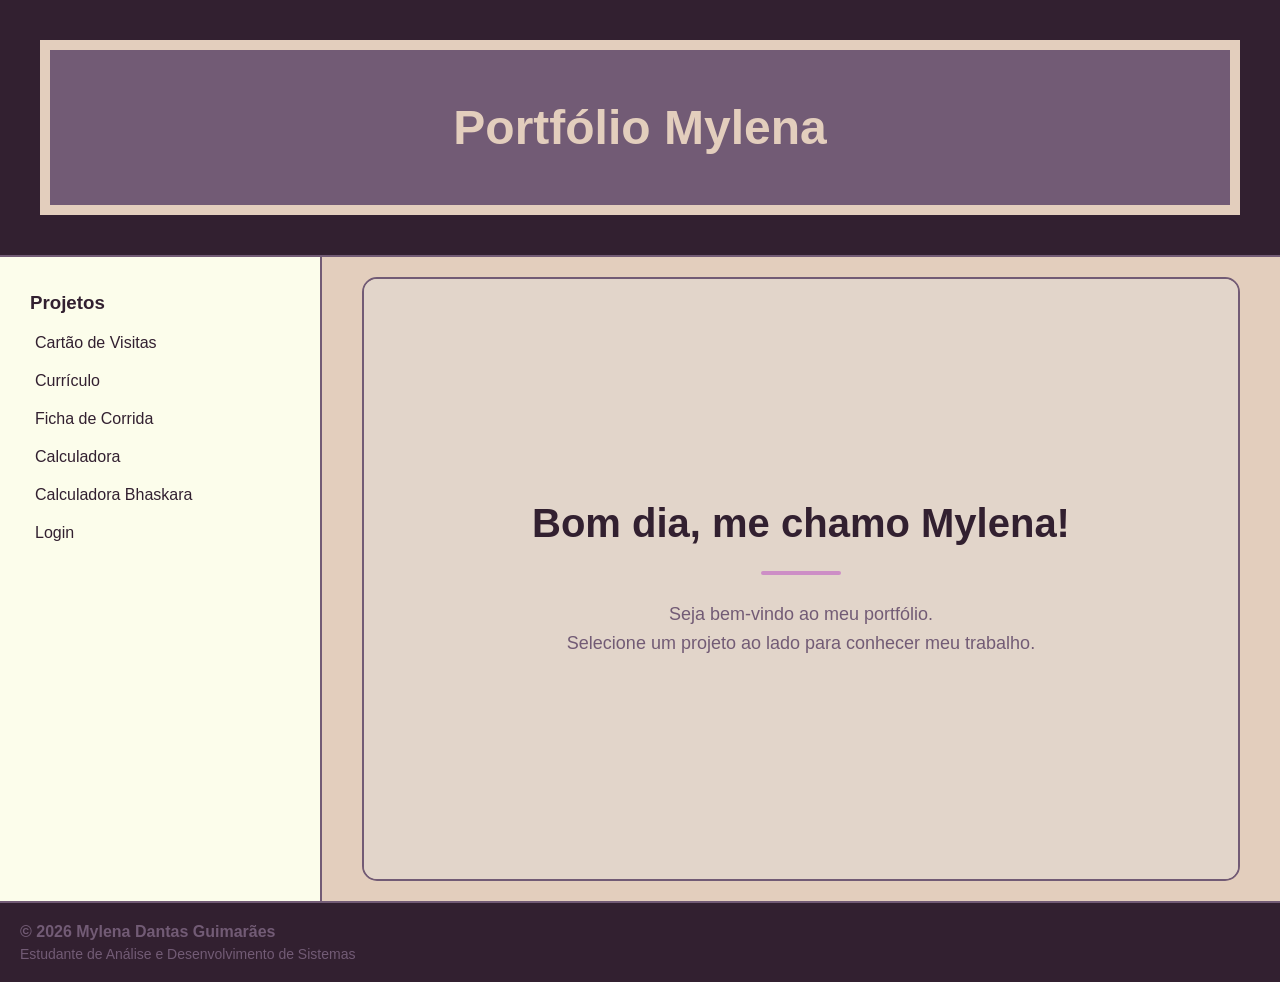
<file: index.html>
<!DOCTYPE html>
<html lang="pt-br">

<head>
    <meta charset="UTF-8">
    <meta name="viewport" content="width=device-width, initial-scale=1.0">

    <title>Portfólio | Mylena Dantas Guimarães</title>

    <link rel="stylesheet" href="css/style.css">

    <link rel="icon" type="image/png" href="img/logo.png">

</head>

<body>

    <header>
        <p>Portfólio Mylena</p>
    </header>

    <section>

        <nav>
            <h1>Projetos</h1>

            <ul>
                <li>
                    <a href="pag/cartao_visita/index.html" target="frame_art">
                        Cartão de Visitas
                    </a>
                </li>

                <li>
                    <a href="pag/curriculo/index.html" target="frame_art">
                        Currículo
                    </a>
                </li>

                <li>
                    <a href="pag/ficha_corrida/index.html" target="frame_art">
                        Ficha de Corrida
                    </a>
                </li>
                <li>
                    <a href="pag/calculadora/index.html" target="frame_art">
                        Calculadora
                    </a>
                </li>
                <li>
                    <a href="pag/calculando_bhaskara/index.html" target="frame_art">
                        Calculadora Bhaskara
                    </a>
                </li>
                <li>
                    <a href="pag/login/index.php" target="frame_art">
                        Login
                    </a>
                </li>
            </ul>
        </nav>

        <article>

            <iframe
                id="frame"
                name="frame_art"
                title="Área de Projeto"
                src="pag/iframe/index.html">
            </iframe>

        </article>

    </section>

    <footer>
        <p>© 2026 Mylena Dantas Guimarães</p> 
        <p>Estudante de Análise e Desenvolvimento de Sistemas</p>
    </footer>

</body>

</html>
</file>
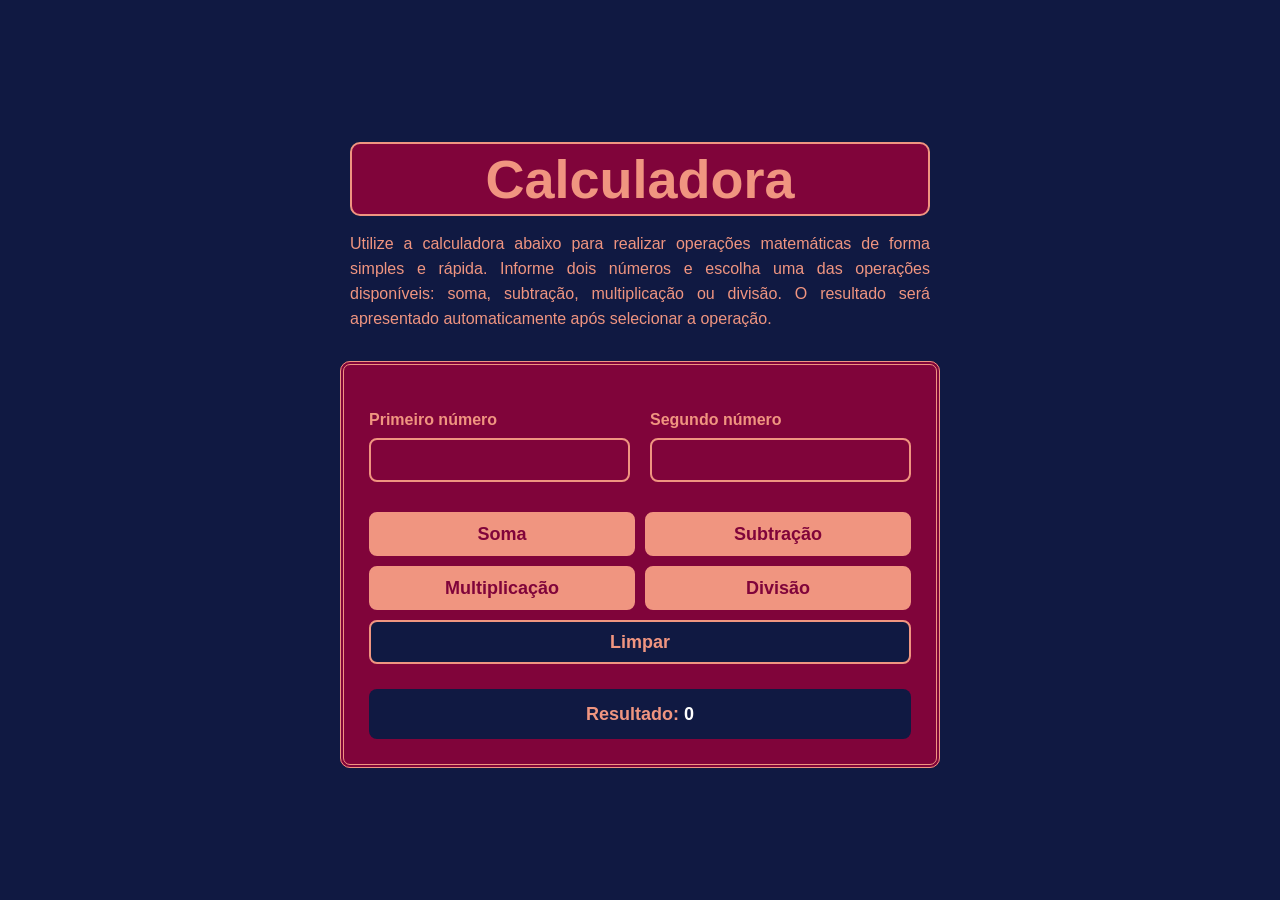
<file: pag/calculadora/index.html>
<!DOCTYPE html>
<html lang="pt-BR">

<head>

    <meta charset="UTF-8">

    <meta name="viewport" content="width=device-width, initial-scale=1.0">

    <title>Calculadora</title>

    <link rel="stylesheet" href="css/style.css">

    <link rel="icon" type="image/png" href="img/logo.png">

</head>

<body>

    <section class="introducao">

        <h1>Calculadora</h1>

        <p>
            Utilize a calculadora abaixo para realizar operações matemáticas
            de forma simples e rápida. Informe dois números e escolha uma das
            operações disponíveis: soma, subtração, multiplicação ou divisão.
            O resultado será apresentado automaticamente após selecionar a operação.
        </p>

    </section>

    <form>

        <fieldset>

            

            <div class="numeros">

                <div class="campos">

                    <label for="numero1">Primeiro número</label>

                    <input type="number" id="numero1">

                </div>

                <div class="campos">

                    <label for="numero2">Segundo número</label>

                    <input type="number" id="numero2">

                </div>

            </div>

            <div class="botoes">

                <input type="button" value="Soma" id="soma" onclick="fSoma()">

                <input type="button" value="Subtração" id="subtracao" onclick="fSubtracao()">

                <input type="button" value="Multiplicação" id="multiplicacao" onclick="fMultiplicacao()">

                <input type="button" value="Divisão" id="divisao" onclick="fDivisao()">

            </div>

            <div class="limpar">

                <input type="button" value="Limpar" id="limpar" onclick="fLimpar()">

            </div>

            <div class="resultado">

                <p>Resultado: <span id="resultado">0</span></p>

            </div>

        </fieldset>

    </form>

    <script src="js/script.js"></script>

</body>

</html>
</file>
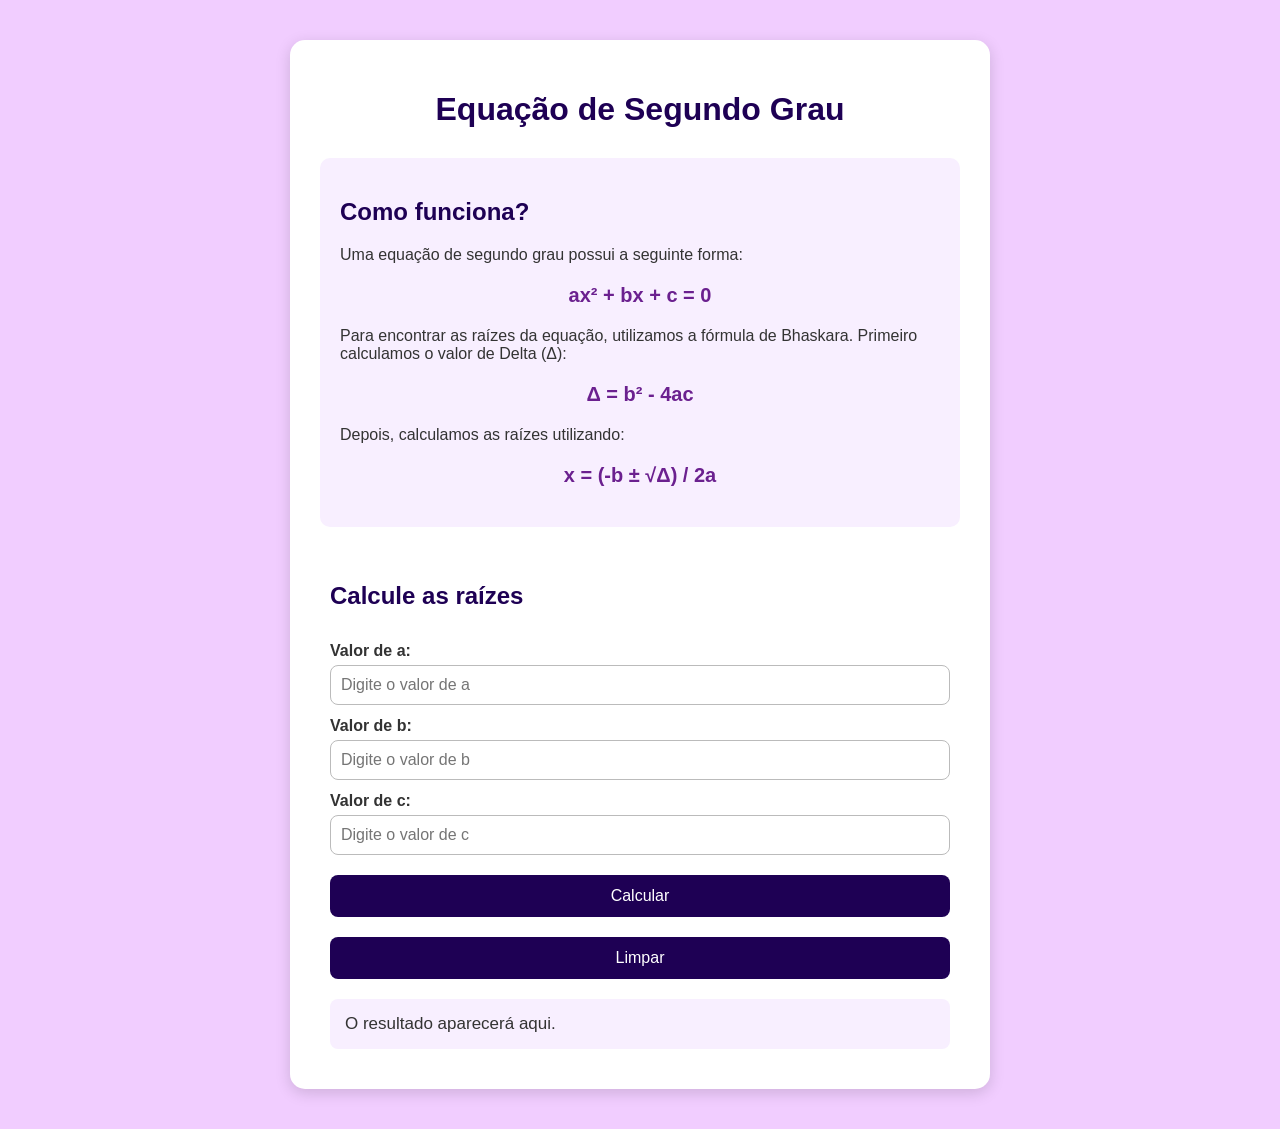
<file: pag/calculando_bhaskara/index.html>
<!DOCTYPE html>
<html lang="pt-br">

<head>
    <meta charset="UTF-8">
    <meta name="viewport" content="width=device-width, initial-scale=1.0">

    <title>Equação de Segundo Grau</title>

    <link rel="stylesheet" href="css/style.css">

    <link rel="icon" type="image/png" href="img/logo.png">
</head>

<body>

    <main class="container">

        <h1>Equação de Segundo Grau</h1>

        <section class="explicacao">

            <h2>Como funciona?</h2>

            <p>
                Uma equação de segundo grau possui a seguinte forma:
            </p>

            <p class="formula">
                ax² + bx + c = 0
            </p>

            <p>
                Para encontrar as raízes da equação, utilizamos a fórmula de
                Bhaskara. Primeiro calculamos o valor de Delta (Δ):
            </p>

            <p class="formula">
                Δ = b² - 4ac
            </p>

            <p>
                Depois, calculamos as raízes utilizando:
            </p>

            <p class="formula">
                x = (-b ± √Δ) / 2a
            </p>

        </section>

        <section class="calculadora">

            <h2>Calcule as raízes</h2>

            <form>

                <label for="valorA">Valor de a:</label>
                <input type="text" id="valorA" placeholder="Digite o valor de a">

                <label for="valorB">Valor de b:</label>
                <input type="text" id="valorB" placeholder="Digite o valor de b">

                <label for="valorC">Valor de c:</label>
                <input type="text" id="valorC" placeholder="Digite o valor de c">

                <input type="button" value="Calcular" onclick="calcularBhaskara()">

                <input type="button" value="Limpar" onclick="fLimpar()">


            </form>

            <div class="resultado" id="resultado">
                O resultado aparecerá aqui.
            </div>

        </section>

    </main>

    <script src="js/script.js"></script>

</body>

</html>
</file>
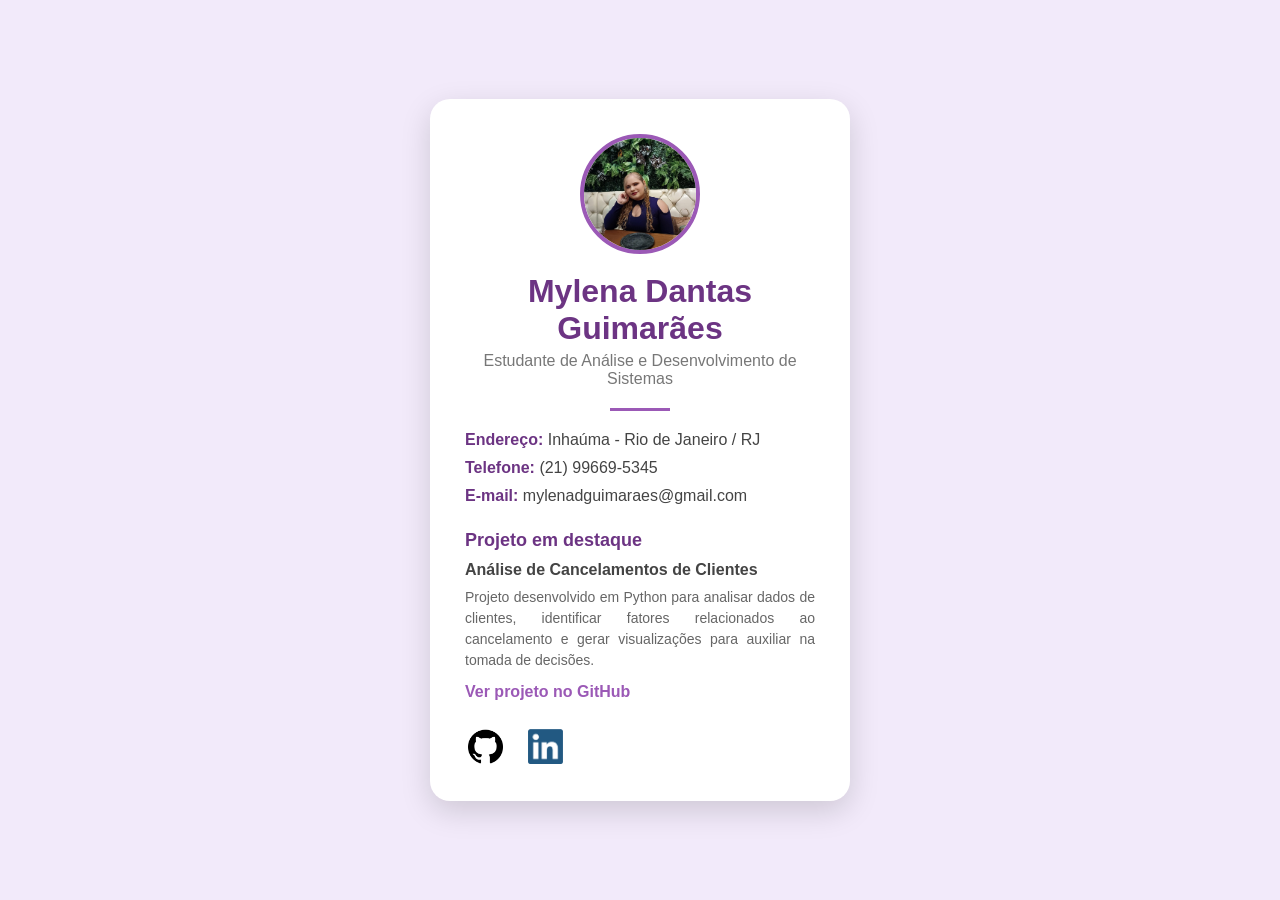
<file: pag/cartao_visita/index.html>
<!DOCTYPE html>
<html lang="pt-BR">

<head>
    <meta charset="UTF-8">

    <meta name="viewport" content="width=device-width, initial-scale=1.0">

    <title>Mylena Dantas Guimarães | Cartão de Visitas</title>

    <link rel="icon" type="image/png" href="img/logo.png">

    <style>

        * {
            box-sizing: border-box;
        }

        body {
            margin: 0;
            padding: 0;
            min-height: 100vh;

            display: flex;
            justify-content: center;
            align-items: center;

            background: #f2eafa;
            font-family: Georgia, sans-serif;
        }

        #cartao {
            width: 420px;
            padding: 35px;

            background: white;
            border-radius: 20px;

            box-shadow: 0 10px 30px rgba(0, 0, 0, 0.15);

            text-align: center;
            margin: 30px;
        }

        #foto {
            width: 120px;
            height: 120px;

            border-radius: 50%;
            object-fit: cover;

            border: 4px solid #9b59b6;

            margin-bottom: 15px;
        }

        h1 {
            color: #6c3483;

            margin: 0 0 5px 0;

            font-family: Georgia, sans-serif;
        }

        #profissao {
            color: #777;

            font-size: 16px;

            margin: 0 0 20px 0;

            font-family: Georgia, sans-serif;
        }

        .linha {
            width: 60px;
            height: 3px;

            background: #9b59b6;

            margin: 0 auto 20px;
        }

        #informacoes {
            text-align: left;
            margin-top: 15px;
        }

        #informacoes p {
            margin: 10px 0;
            color: #444;
        }

        #informacoes strong {
            color: #6c3483;
        }

        #atividade {
            margin-top: 25px;
            text-align: left;
        }

        #atividade h2 {
            color: #6c3483;

            font-size: 18px;

            margin: 0 0 10px 0;
        }

        #atividade h3 {
            color: #444;

            font-size: 16px;

            margin: 0 0 8px 0;
        }

        #atividade p {
            color: #666;

            text-align: justify;

            font-size: 14px;
            line-height: 1.5;

            margin: 0 0 12px 0;
        }

        #atividade a {
            color: #9b59b6;

            font-weight: bold;

            text-decoration: none;
        }

        #atividade a:hover{
            text-decoration: revert;
        }

        #redes {
            margin-top: 25px;

            display: flex;

            justify-content: flex-start;

            gap: 20px;
        }

        #redes a {
            width: 40px;
            height: 40px;

            display: flex;

            align-items: center;
            justify-content: center;

            text-decoration: none;
        }

        #redes img {
            width: 35px;
            height: 35px;

            object-fit: contain;
        }

        #redes img:hover{
            transform: scale(1.5);
        }

    </style>
</head>

<body>

    <div id="cartao">

        <img
            src="img/foto.jpeg"
            alt="Foto de Mylena"
            id="foto"
        >

        <h1>
            Mylena Dantas Guimarães
        </h1>

        <p id="profissao">
            Estudante de Análise e Desenvolvimento de Sistemas
        </p>

        <div class="linha"></div>

        <div id="informacoes">

            <p>
                <strong>
                    Endereço:
                </strong>
                Inhaúma - Rio de Janeiro / RJ
            </p>

            <p>
                <strong>
                    Telefone:
                </strong>
                (21) 99669-5345
            </p>

            <p>
                <strong>
                    E-mail:
                </strong>
                mylenadguimaraes@gmail.com
            </p>

        </div>

        <div id="atividade">

            <h2>
                Projeto em destaque
            </h2>

            <h3>
                Análise de Cancelamentos de Clientes
            </h3>

            <p>
                Projeto desenvolvido em Python para analisar dados de clientes,
                identificar fatores relacionados ao cancelamento e gerar
                visualizações para auxiliar na tomada de decisões.
            </p>

            <a
                href="https://github.com/mylenadguimaraes-alt/Python_Analise_Cancelamentos.git"
                target="_blank"
                rel="noopener noreferrer"
            >
                Ver projeto no GitHub
            </a>

        </div>

        <div id="redes">

            <a
                href="https://github.com/mylenadguimaraes-alt"
                target="_blank"
                rel="noopener noreferrer"
            >
                <img
                    src="img/github_icon.png"
                    alt="GitHub"
                >
            </a>

            <a
                href="https://www.linkedin.com/in/mylenag/"
                target="_blank"
                rel="noopener noreferrer"
            >
                <img
                    src="img/linkedin_icon.png"
                    alt="LinkedIn"
                >
            </a>

        </div>

    </div>

</body>

</html>
</file>
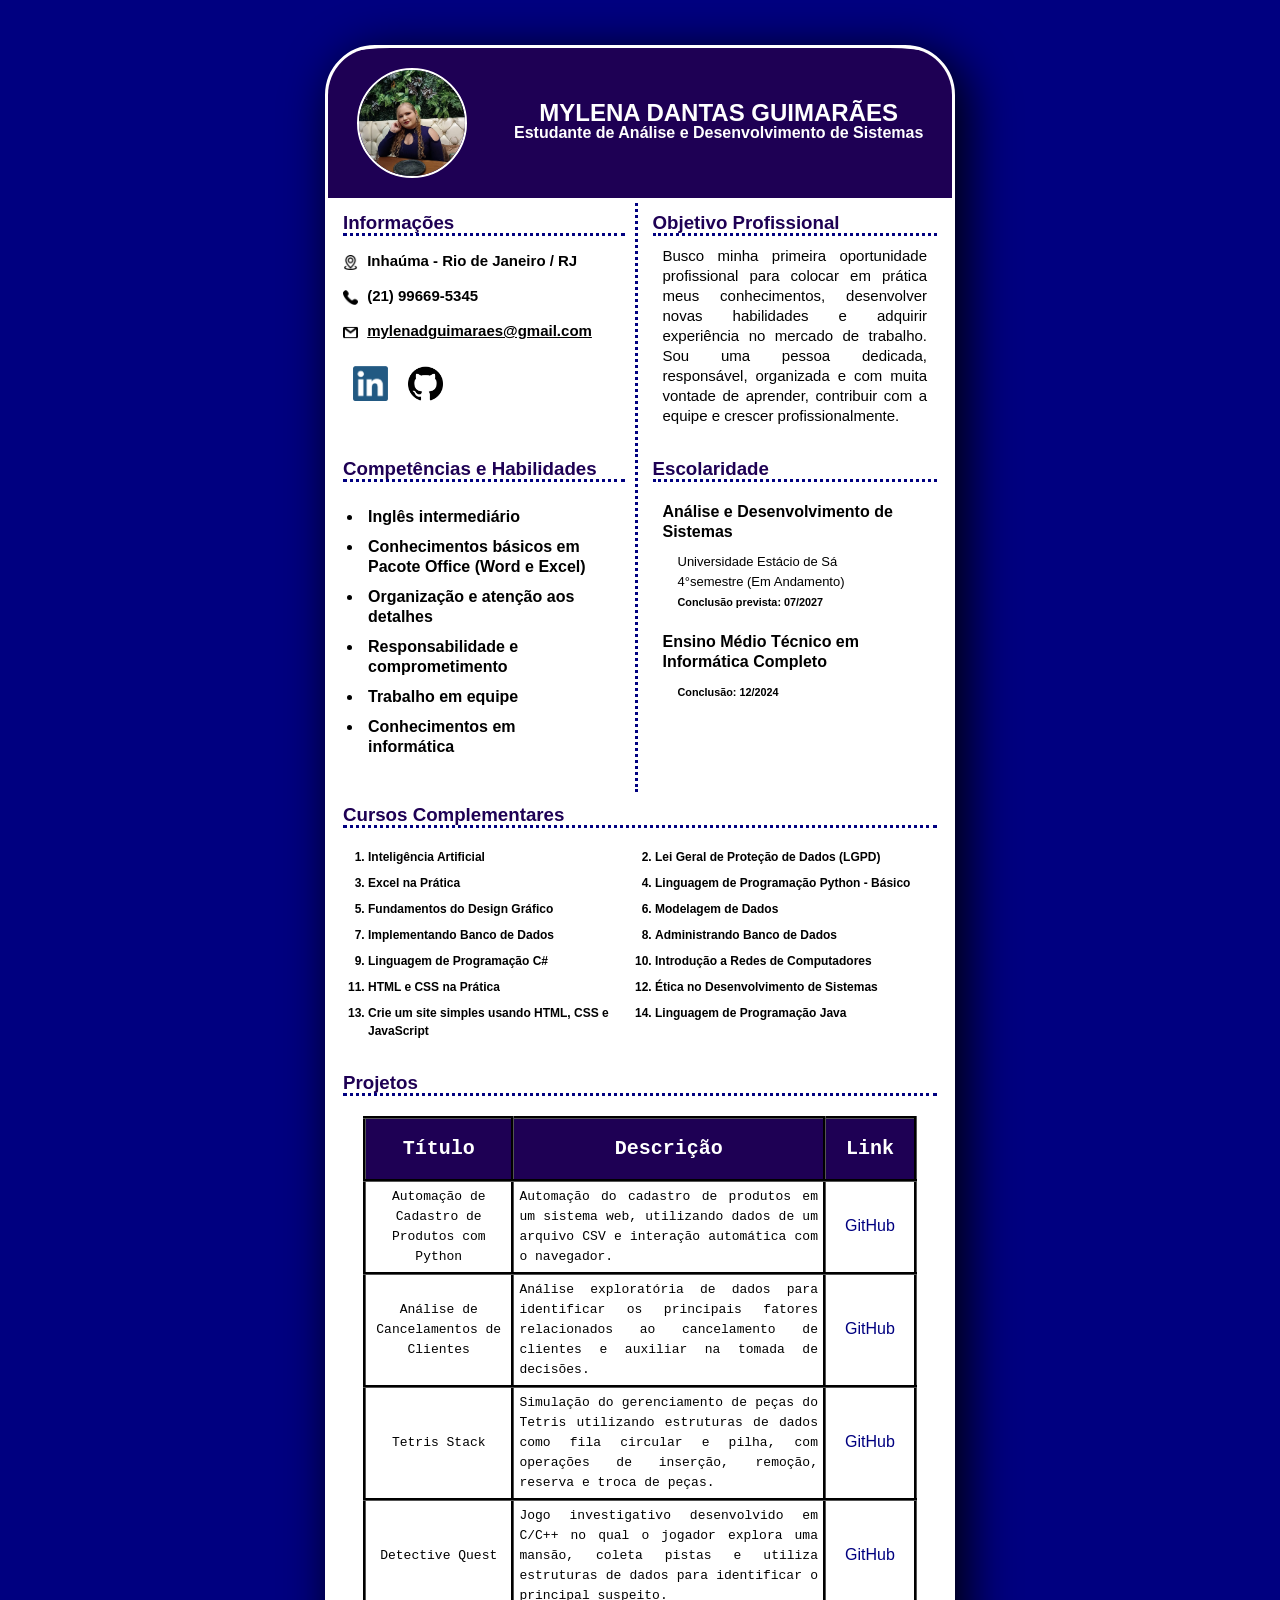
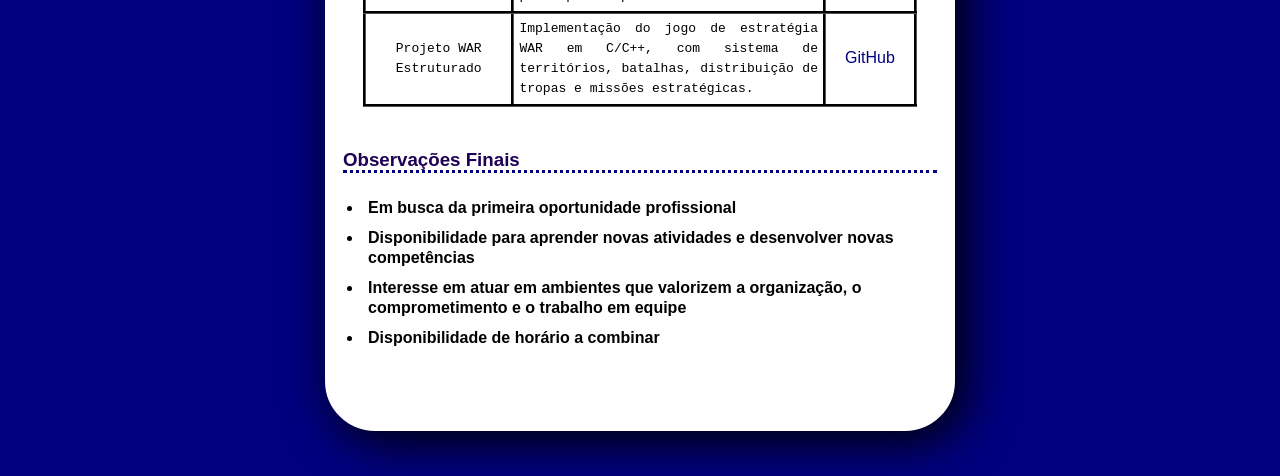
<file: pag/curriculo/index.html>
<!DOCTYPE html>
<html lang="pt-BR">
<head>

    <meta charset="UTF-8">

    <meta name="viewport" content="width=device-width, initial-scale=1.0">

    <title>Mylena Dantas Guimarães | Currículo</title>
    <link rel="stylesheet" href="css/style.css">

    <link rel="icon" type="image/png" href="img/logo.png">

</head>

    <body>
        
    <!-- Currículo -->
        <div id="curriculo_corpo">

            <!-- Cabeçalho -->
            <header>
                <img src="img/foto.jpeg" />
                <div id="Titulo_subtitulo">
                    <h2>MYLENA DANTAS GUIMARÃES</h2>
                    <h4>Estudante de Análise e Desenvolvimento de Sistemas</h4>
                </div>
            </header>

            <div id="curriculo_informacoes">

                <!-- Informações -->
                <div id="informacoes">

                    <h3>Informações</h3>

                    <!-- Endereço -->
                    <p >
                        <img src="img/location_icon.png" alt="notfound">
                        <b>Inhaúma - Rio de Janeiro / RJ</b>
                    </p>

                    <!-- Telefone -->
                    <p >
                        <img src="img/icons_telefone.png" alt="notfound">
                        <b>(21) 99669-5345</b>
                    </p>

                    <!-- E-mail -->
                    <p id="email">
                        <img src="img/icon_email.png" alt="notfound">
                        <a href="https://mail.google.com/mail/?view=cm&fs=1&to=mylenadguimaraes@gmail.com" target="_blank">mylenadguimaraes@gmail.com</a>
                    </p>

                    <!-- Redes Profissionais -->
                    <div id="redes_profissionais">
                        <a href="https://www.linkedin.com/in/mylenag" target="_blank">
                            <img src="img/linkedin_icon.png" alt="notfound">
                        </a>
                        <a href="https://github.com/mylenadguimaraes-alt" target="_blank">
                            <img src="img/github_icon.png" alt="notfound">
                        </a>
                    </div>

                </div>

                <!-- Objetivo Profissional -->
                <div id="objetivo_profissional">
                    <h3>Objetivo Profissional</h3>
                    <p>
                        Busco minha primeira oportunidade 
                        profissional para colocar em prática 
                        meus conhecimentos, desenvolver novas 
                        habilidades e adquirir experiência no mercado 
                        de trabalho. Sou uma pessoa dedicada, 
                        responsável, organizada e com muita vontade 
                        de aprender, contribuir com a equipe e crescer 
                        profissionalmente.

                    </p>
                </div>

                <!-- Habilidades -->
                <div id="habilidades">
                    <h3>Competências e Habilidades</h3>
                    <ul>
                        <li class="primeiro_elemento">Inglês intermediário</li>
                        <li>Conhecimentos básicos em Pacote Office (Word e Excel)</li>
                        <li>Organização e atenção aos detalhes</li>
                        <li>Responsabilidade e comprometimento</li>
                        <li>Trabalho em equipe</li>
                        <li>Conhecimentos em informática</li>
                    </ul>

                </div>



                <!-- Escolaridade -->
                <div id="escolaridade">

                    <h3>Escolaridade</h3>
                    <dl>

                        <dt>Análise e Desenvolvimento de Sistemas</dt>
                        <dd>
                            Universidade Estácio de Sá <br> 4°semestre (Em Andamento)
                            <p class="conclusao">Conclusão prevista: 07/2027</p>
                        </dd>

                        <dt> Ensino Médio Técnico em Informática Completo</dt>
                        <dd><p class="conclusao">Conclusão: 12/2024</p></dd>
                    </dl>

                </div>



                <!--  Cursos -->
                <div id="cursos">

                    <h3>Cursos Complementares</h3>


                    <ol>

                        <li>Inteligência Artificial</li>



                        <li>Lei Geral de Proteção de Dados (LGPD)</li>

                        <li>Excel na Prática</li>


                        <li>Linguagem de Programação Python - Básico </li>

                        <li>Fundamentos do Design Gráfico</li>

                        <li>Modelagem de Dados</li>

                        <li>Implementando Banco de Dados</li>

                        <li>Administrando Banco de Dados</li>

                        <li>Linguagem de Programação C#</li>


                        <li>Introdução a Redes de Computadores</li>

                        <li>HTML e CSS na Prática</li>

                        <li>Ética no Desenvolvimento de Sistemas</li>

                        <li>Crie um site simples usando HTML, CSS e JavaScript</li>


                        <li>Linguagem de Programação Java</li>



                    </ol>

                </div>

                <!-- Projetos -->
                <div id="projetos">

                    <h3>Projetos</h3>

                    <table>
                        <tr>
                            <th>Título</th>
                            <th>Descrição</th>
                            <th>Link</th>
                        </tr>

                        <tr>
                            <td>Automação de Cadastro de Produtos com Python</td>

                            <td class="descricao">
                                Automação do cadastro de produtos em um sistema web,
                                utilizando dados de um arquivo CSV e interação automática
                                com o navegador.
                            </td>
                            <td class="link">
                                <a href="https://github.com/mylenadguimaraes-alt/Python_Automacao_de_Cadastro_de_Produtos" target="_blank">
                                    GitHub
                                </a>
                            </td>

                        </tr>

                        <tr>
                            <td>Análise de Cancelamentos de Clientes</td>

                            <td class="descricao">
                                Análise exploratória de dados para identificar os principais
                                fatores relacionados ao cancelamento de clientes e auxiliar
                                na tomada de decisões.
                            </td>

                            <td class="link">
                                <a href="https://github.com/mylenadguimaraes-alt/Python_Analise_Cancelamentos"
                                   target="_blank">
                                    GitHub
                                </a>
                            </td>
                        </tr>

                        <tr>
                            <td>Tetris Stack</td>

                            <td class="descricao">
                                Simulação do gerenciamento de peças do Tetris utilizando
                                estruturas de dados como fila circular e pilha, com operações
                                de inserção, remoção, reserva e troca de peças.
                            </td>

                            <td class="link">
                                <a href="https://github.com/mylenadguimaraes-alt/Desafio-Tetris-Stack-"
                                   target="_blank">
                                    GitHub
                                </a>
                            </td>
                        </tr>

                        <tr>
                            <td>Detective Quest</td>

                            <td class="descricao">
                                Jogo investigativo desenvolvido em C/C++ no qual o jogador explora
                                uma mansão, coleta pistas e utiliza estruturas de dados para
                                identificar o principal suspeito.
                            </td>

                            <td class="link">
                                <a href="https://github.com/mylenadguimaraes-alt/Jogo-detetive"
                                   target="_blank">
                                    GitHub
                                </a>
                            </td>
                        </tr>

                        <tr>
                            <td>Projeto WAR Estruturado</td>

                            <td class="descricao">
                                Implementação do jogo de estratégia WAR em C/C++,
                                com sistema de territórios, batalhas, distribuição de tropas
                                e missões estratégicas.
                            </td>

                            <td class="link">
                                <a href="https://github.com/mylenadguimaraes-alt/War-jogo"
                                   target="_blank">
                                    GitHub
                                </a>
                            </td>
                        </tr>


                    </table>
                </div>

                <!--Observações Finais-->
                <div id="observacoes_finais">

                    <h3>Observações Finais</h3>
                    
                    <ul>
                        <li class="primeiro_elemento">Em busca da primeira oportunidade profissional</li>
                        <li>Disponibilidade para aprender novas atividades e desenvolver novas competências</li>
                        <li>Interesse em atuar em ambientes que valorizem a organização, o comprometimento e o trabalho em equipe</li>
                        <li>Disponibilidade de horário a combinar</li>
                    </ul>
                </div>

            </div>
        </div>

    </body>

</html>
</file>
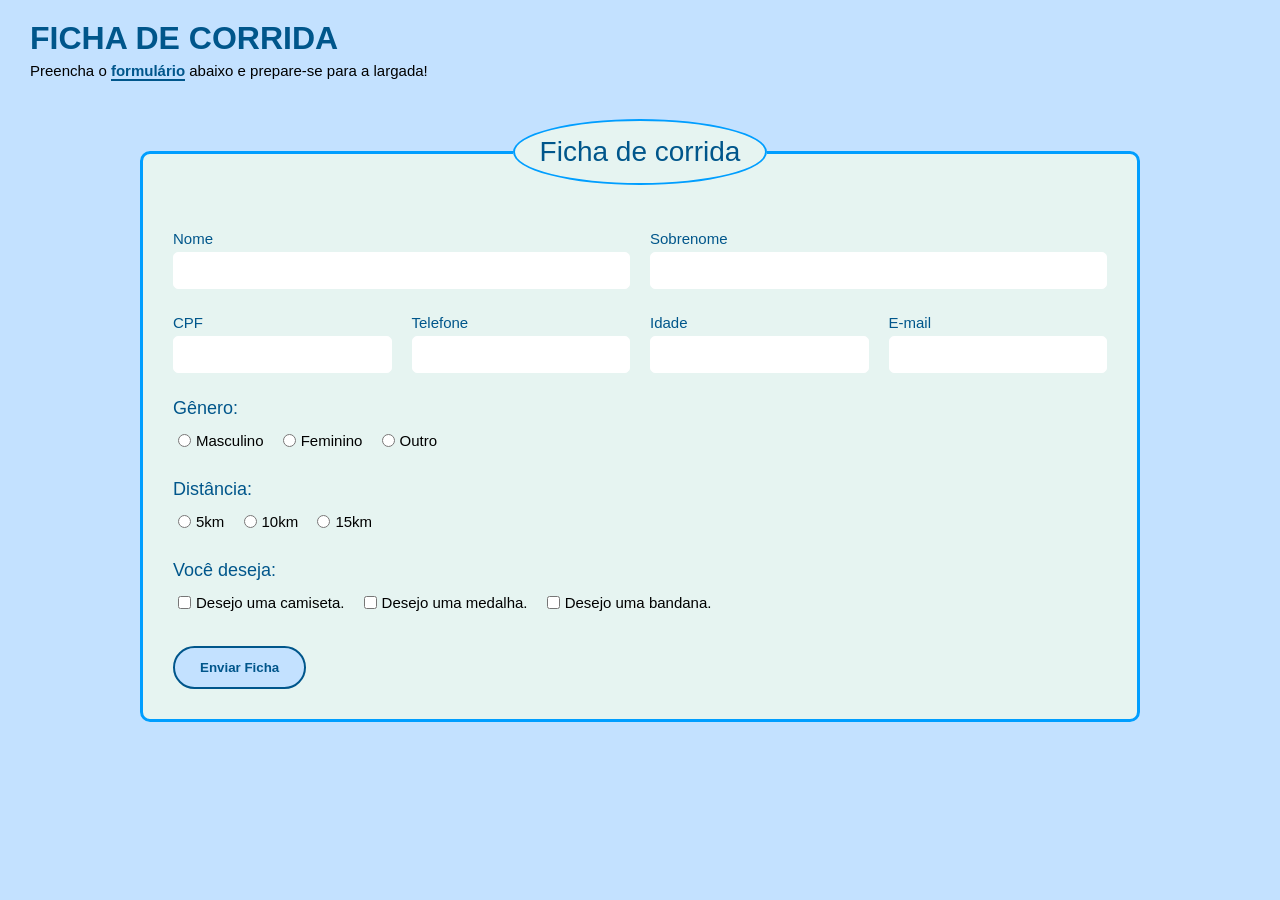
<file: pag/ficha_corrida/index.html>
<!DOCTYPE html>
<html lang="pt-BR">
    <head>
        <meta charset="UTF-8">

        <meta name="viewport" content="width=device-width, initial-scale=1.0">

        <link rel="stylesheet" href="css/style.css">

        <link rel="icon" type="image/png" href="img/logo.png">

        <title>Inscrição | Ficha do Corredor</title>
    </head>

    <body>
        <header>
            <h1>FICHA DE CORRIDA</h1>
            <p>
                Preencha o <span>formulário</span> abaixo e prepare-se para a largada!
            </p>
        </header>


        <form action="php/php.php" method="post">
            <fieldset>

                <legend>Ficha de corrida</legend>
                
                <div class="dados">
                    
                    <div class="campos">
                        <label for="nome">Nome</label>
                        <input type="text" id="nome" name="nome" required> 
                    </div>
                
                    <div class="campos">
                        <label for="sobrenome">Sobrenome</label>
                        <input type="text" id="sobrenome" name="sobrenome" required>
                    </div>
               
                </div>

                <div class="dados">           

                    <div class="campos">
                        <label for="cpf">CPF</label>
                        <input type="text" id="cpf" name="cpf" required>
                    </div>

                    <div class="campos">
                        <label for="telefone">Telefone</label>
                        <input type="text" id="telefone" name="telefone" required>
                    </div>

                    <div class="campos">
                        <label for="idade">Idade</label>
                        <input type="number" id="idade" name="idade" required>
                    </div>

                    <div class="campos">
                        
                        <label for="email">E-mail</label>
                        <input type="email" id="email" name="email" required>

                    </div>


                </div>


                <div class="conteudo_separado">

                    <label class="titulo">Gênero:</label>
                    
                    <div class="opcoes">
                        <input type="radio" value="Masculino" id="masculino" name="sexo">
                        <label for="masculino">Masculino</label>
                    </div>

                    <div class="opcoes">
                        <input type="radio" value="Feminino" id="feminino" name="sexo">
                        <label for="feminino">Feminino</label>
                    </div>

                    <div class="opcoes">
                        <input type="radio" value="Outro" id="outro" name="sexo">
                        <label for="outro">Outro</label>
                    </div>

                </div>
                

                <div class="conteudo_separado">

                    <label class="titulo">Distância:</label>
                    
                    <div class="opcoes">
                        <input type="radio" value="5" id="5km" name="distancia">
                        <label for="5km">5km</label>
                    </div>

                    <div class="opcoes">
                        <input type="radio" value="10" id="10km" name="distancia">
                        <label for="10km">10km</label>
                    </div>

                    <div class="opcoes">
                        <input type="radio" value="15" id="15km" name="distancia">
                        <label for="15km">15km</label>
                    </div>

                </div>

                <div class="conteudo_separado">
                    
                    <label class="titulo">Você deseja: </label>
                    
                    <div class="opcoes">
                        <input type="checkbox" value="Camiseta" id="camiseta" name="itens[]">
                        <label for="camiseta">Desejo uma camiseta.</label>
                    </div>
                    
                    <div class="opcoes">
                        <input type="checkbox" value="Medalha" id="medalha" name="itens[]">
                        <label for="medalha">Desejo uma medalha.</label>
                    </div>

                    <div class="opcoes">
                        <input type="checkbox" value="Bandana" id="bandana" name="itens[]">
                        <label for="bandana">Desejo uma bandana.</label>
                    </div>

                </div>
       
                <div id="botao">
                    <input type="submit" value="Enviar Ficha">
                </div>

            </fieldset>
        </form>
        <script src="js/script.js"></script>
    </body>

</html>
</file>
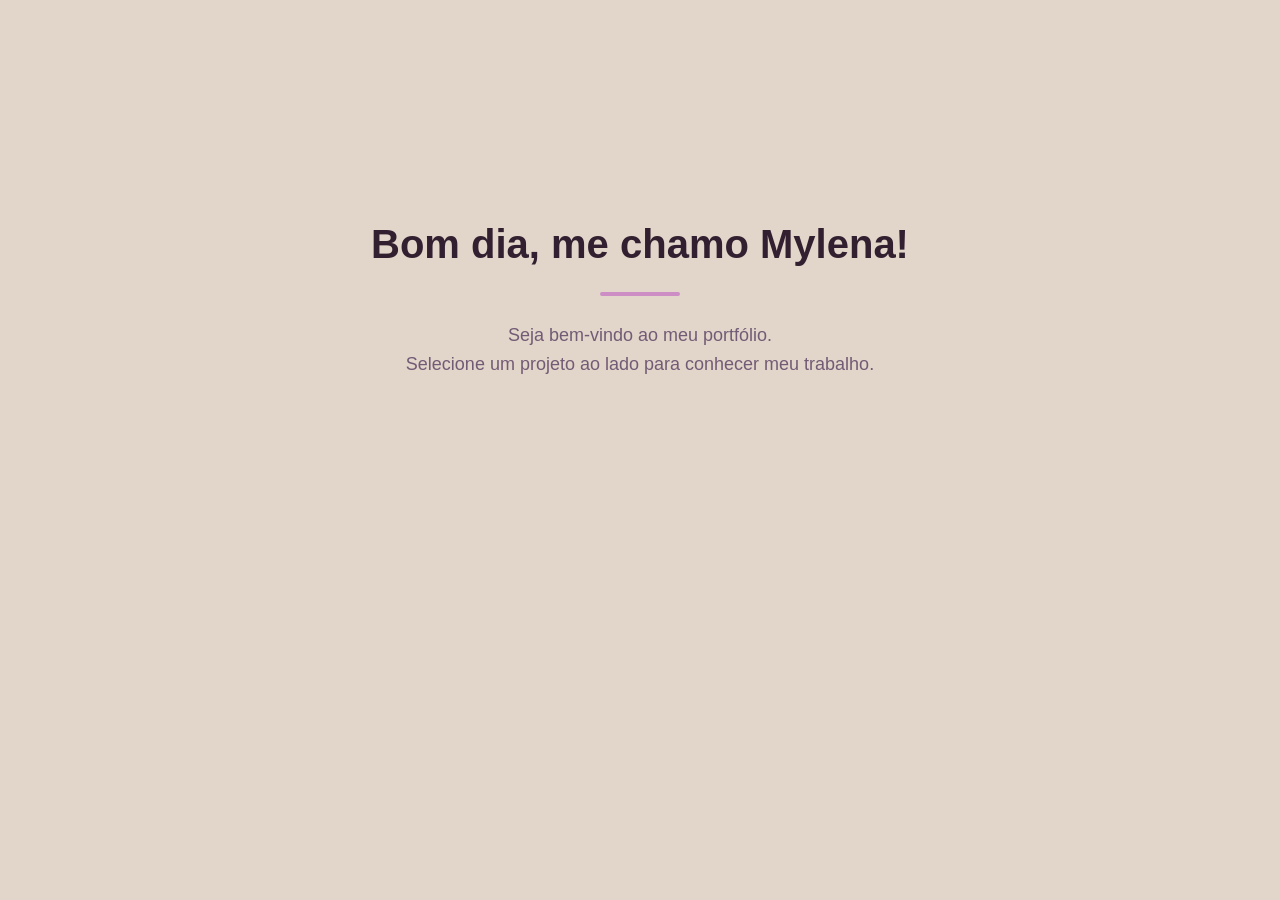
<file: pag/iframe/index.html>
<!DOCTYPE html>
<html lang="pt-br">

<head>
    <meta charset="UTF-8">
    <meta name="viewport" content="width=device-width, initial-scale=1.0">

    <link rel="icon" type="image/png" href="../../img/logo.png">

    <title>Início</title>

    <style>

        * {
            margin: 0;
            padding: 0;
            box-sizing: border-box;
        }

        body {
            min-height: 600px;

            display: flex;
            justify-content: center;
            align-items: center;

            background-color: #e2d5ca;

            font-family: Arial, sans-serif;
        }

        .inicio {
            text-align: center;
            padding: 40px;
        }

        .inicio h1 {
            color: #322030;
            font-size: 40px;
            margin-bottom: 15px;
        }

        .inicio p {
            color: #725b75;
            font-size: 18px;
            line-height: 1.6;
        }

        .linha {
            width: 80px;
            height: 4px;

            margin: 25px auto;

            background-color: #cd8ec6;
            border-radius: 10px;
        }


    </style>

</head>

<body>

    <main class="inicio">

        <h1>Bom dia, me chamo Mylena!</h1>

        <div class="linha"></div>

        <p>
            Seja bem-vindo ao meu portfólio.
            <br>
            Selecione um projeto ao lado para conhecer meu trabalho.
        </p>

    </main>

</body>

</html>
</file>
<file: css/style.css>
*{
    margin: 0;
    padding: 0;
    box-sizing: border-box;
}

body{
    background-color: #e3cebd;
    font-family: Arial, sans-serif;
    min-width: 100%;
}
header {
    border: 40px solid #322030;
    padding: 5px;
}
header p{
    color: #e3cebd;
    padding: 50px;
    border: 5px solid #e3cebd;
    background-color: #725b75;
    text-align: center;
    font-size: xxx-large;
    font-weight: bold;
}

section {
    display: grid;
    grid-auto-flow: column;
    grid-template-columns: 1fr 3fr;
    border-top: 2px solid #725B75;
}

nav {
    width: 100%;
    padding-block-start: 30px;
    padding-inline-start: 25px;
    padding-inline-end: 15px;
    background-color: #fcfdeb;
    display: flex;
    flex-direction: column;
    justify-content: flex-start;
}

nav h1{
    padding-inline: 5px;
    padding-block-end: 20px;
    padding-block-start: 5px;
    color: #322030;

}

nav ul{
    list-style: none;
    padding-inline: 10px;
}

nav li{
    padding-block-end: 20px;
}

nav li a{
    color: #322030;
    text-decoration: none;
} 

nav a:hover{
    text-decoration: underline;
}

nav a:active{
    font-weight: bold;
}

nav a:after{
    color: white;
}

article {
    width: 100%;
    padding-inline: 40px;
    padding-block: 20px;
    border-inline-start: 2px solid #725B75;
}

#frame{
    width: 100%;
    height: 100%;
    min-height: 600px;
    border: 2px solid #725B75;
    border-radius: 15px;
}

footer {
    padding: 20px;
    background-color: #322030;
    border-top: 2px solid #725B75;
    color: #725B75;
}


footer p:first-child {
    font-weight: bold;
    margin-bottom: 5px;
}

footer p:last-child {
    font-size: 14px;
}
</file>
<file: pag/calculadora/css/style.css>
*{
    margin: 0;
    padding: 0;
    box-sizing: border-box;

    font-family: Arial;
    font-size: large;
    line-height: 20px;
}

body{
    min-height: 100vh;

    display: flex;
    flex-direction: column;

    justify-content: center;
    align-items: center;

    padding: 30px 15px;

    background-color: #101942;
}



.introducao{
    width: min(100%, 600px);

    margin-bottom: 20px;
    padding: 10px;

    text-align: center;

    color: #f09580;
}

.introducao h1{
    margin-bottom: 15px;
    padding: 25px 15px;

    font-size: clamp(2rem, 5vw, 3rem);

    background-color: #80043a;

    border: 2px solid #f09580;
    border-radius: 10px;

    font-weight: bold;

    color: #f09580;
}

.introducao p{
    line-height: 25px;

    font-size: medium;

    text-align: justify;
}



form{
    width: min(100%, 600px);
}

fieldset{
    width: 100%;

    margin: 0;
    padding: 25px;

    background-color: #80043a;

    border: 4px double #f09580;
    border-radius: 10px;
}


.numeros{
    display: flex;

    justify-content: center;
    align-items: center;

    gap: 20px;

    padding: 20px 0 30px;
}

.campos{
    flex: 1;

    display: flex;
    flex-direction: column;

    gap: 8px;
}

.campos label{
    color: #f09580;

    font-weight: bold;

    font-size: medium;
}

.campos input{
    width: 100%;

    padding: 10px;

    border: 2px solid #f09580;
    border-radius: 8px;

    outline: none;

    background-color: #80043a;

    color: #f09580;
}



.botoes{
    display: grid;

    grid-template-columns: repeat(2, 1fr);

    gap: 10px;
}

.botoes input{
    width: 100%;

    padding: 10px 15px;

    background-color: #f09580;

    color: #80043a;

    border: 2px solid #f09580;
    border-radius: 8px;

    font-weight: bold;

    cursor: pointer;
}

.botoes input:hover{
    background-color: #101942;

    color: #f09580;
}


.limpar{
    margin-top: 10px;

    display: flex;
    justify-content: center;
}

.limpar input{
    width: 100%;

    padding: 10px 15px;

    background-color: #101942;

    color: #f09580;

    border: 2px solid #f09580;
    border-radius: 8px;

    font-weight: bold;

    cursor: pointer;
}

.limpar input:hover{
    background-color: #f09580;

    color: #80043a;
}


.resultado{
    margin-top: 25px;

    padding: 15px;

    text-align: center;

    background-color: #101942;

    border-radius: 8px;

    color: #f09580;
}

.resultado p{
    font-weight: bold;
}

#resultado{
    color: white;
}

@media (max-width: 500px){

    body{
        padding: 20px 10px;
    }

    .numeros{
        flex-direction: column;
    }

    .campos{
        width: 100%;
    }

    .botoes{
        grid-template-columns: repeat(2, 1fr);
    }

    #limpar{
    grid-column: 1 / -1;
    }

    fieldset{
        padding: 20px 15px;
    }

    .introducao p{
        text-align: left;
    }
}
</file>
<file: pag/calculando_bhaskara/css/style.css>
* {
    box-sizing: border-box;
}

body {
    margin: 0;
    font-family: Arial, sans-serif;
    background-color: #f1cdff;
    color: #333;
}

.container {
    width: 90%;
    max-width: 700px;
    margin: 40px auto;
    background-color: white;
    padding: 30px;
    border-radius: 15px;
    box-shadow: 0 4px 15px rgba(0, 0, 0, 0.15);
}

h1 {
    text-align: center;
    color: #1e0054;
    margin-bottom: 30px;
}

h2 {
    color: #1e0054;
}

.explicacao {
    background-color: #f8efff;
    padding: 20px;
    border-radius: 10px;
    margin-bottom: 25px;
}

.formula {
    text-align: center;
    font-size: 20px;
    font-weight: bold;
    color: #6b208f;
}

.calculadora {
    padding: 10px;
}

form {
    display: flex;
    flex-direction: column;
}

label {
    margin-top: 12px;
    margin-bottom: 5px;
    font-weight: bold;
}

input {
    padding: 10px;
    border: 1px solid #bbb;
    border-radius: 8px;
    font-size: 16px;
}

input[type=button] {
    margin-top: 20px;
    padding: 12px;
    border: none;
    border-radius: 8px;
    background-color: #1e0054;
    color: white;
    font-size: 16px;
    cursor: pointer;
}

input[type=button]:hover {
    background-color: #35008f;
}

.resultado {
    margin-top: 20px;
    padding: 15px;
    background-color: #f8efff;
    border-radius: 8px;
    min-height: 50px;
    font-size: 17px;
}
</file>
<file: pag/curriculo/css/style.css>
* {
    margin: 0;
    padding: 0;
    box-sizing: border-box;
    font-family: Arial;
    line-height: 20px;
}

body {
    
    min-height: 100vh;
    
    display: flex;
    
    justify-content: center;
    align-items: center;
    background-color: navy;
    background-position: center;
    background-repeat: no-repeat;
    background-size: cover;
}

#curriculo_corpo {
    border-radius: 50px;
    width: 100%;
    max-width: 630px;
    overflow: hidden;
    background-color: white;
    border: white 3px solid;
    box-shadow: 10px 10px 50px #000000;
    margin: 45px;
}

    #curriculo_corpo header {
        display: flex;
        gap: 30px;
        align-items: center;
        text-align: center;
        padding: 20px;
        background-color: #1e0054;
        border-top-left-radius: 10%;
        border-top-right-radius: 10%;
        justify-content: space-around;
    }

#curriculo_corpo header img{
    width:110px;
    height: 110px;
    object-fit: cover;
    border-radius: 50%;
    border: white 2px solid;

}
#curriculo_corpo header #Titulo_subtitulo {
    color: white;
    
}

    #curriculo_corpo #curriculo_informacoes {
        padding: 5px;
        text-align: initial;
        display: grid;
        column-gap: 5px;
        row-gap: 3px;
        grid-template-columns: 1fr 1fr;
        grid-template-rows: auto auto;
    }



#curriculo_corpo #curriculo_informacoes div{
    padding: 10px;
}

#curriculo_corpo #curriculo_informacoes h3{
    color: #1e0054;
    border-bottom-style: dotted;
    border-color: navy;
    
}

#curriculo_informacoes p {
    font-size: 15px;
}

#informacoes{
    border-right: 3px dotted navy;
}

#informacoes p {
       padding-top: 15px;
}


#informacoes p img {
    width: 15px;
    height: auto;

    object-fit: contain;

    vertical-align: middle;

    margin-right: 5px;

}

#informacoes #email{
    padding-bottom: 15px;
}

#informacoes #email a{
    color: black;
    font-weight: bolder;
    font-size: 15px;
}

#informacoes #redes_profissionais {
    
    display: flex;
    column-gap: 20px;
}

#informacoes #redes_profissionais img{
    
    width: 35px;
    height: auto;
    object-fit: contain;
    vertical-align: middle;
    transition: 0.2s;
}

#redes_profissionais img:hover{
    transform: scale(1.15);
}

#objetivo_profissional p {
    padding: 10px;
    text-align: justify;
}

#habilidades{
    border-right: 3px dotted navy;
}

#habilidades ul {
    padding: 20px;
    text-align: initial;

}

.primeiro_elemento{
    padding-top: 0px;
}

#habilidades li {
    padding: 5px;
    font-weight: bold;
}

#escolaridade dl {
    padding: 10px;
    padding-top: 0px;
}

#escolaridade dt {
    font-weight: bolder;
    padding-top: 20px;
}

#escolaridade dd {
    padding-left: 15px;
    padding-top: 10px;
    font-size: small;
}

#escolaridade dd .conclusao{
    font-weight: 600;
    font-size: smaller;
}

#cursos {
    grid-column: 1 / 3;
}

#cursos ol {
    display: grid;
    grid-template-columns: 1fr 1fr;
    column-gap: 25px;
    row-gap: 8px;
    padding: 20px 20px 10px 25px;
}


#cursos li {
    padding: 0;
    font-size: 12px;
    font-weight: bold;
    line-height: 18px;
}

#projetos {
    grid-column: 1/3;
}
#projetos table{
    border-collapse:collapse;
    padding: 20px;
    display:flex;
    justify-content: center;

}

#projetos table tr, th, td{
    
    border: 3px black;
    border-style: groove;
    font-family: monospace;
}
#projetos table th{
    padding: 20px;
    color: white;
    background-color: #1e0054;
    font-size: x-large;
    text-align: center;
}
#projetos table td{
    padding: 5px;
    text-align: center;
}
#projetos table .descricao{
    text-align: justify;
}
#projetos table .link a{
    color: navy;
    text-decoration:none;
}
.link a:hover {
    border-bottom: 1px solid;
}
.link a:active {
    font-weight: bold;
    border-bottom: 1px solid;
}

#curriculo_informacoes #observacoes_finais{
    grid-column: 1/3;
}

#observacoes_finais ul {
    padding: 20px;
    padding-bottom: 60px;
}

#observacoes_finais ul li{
    padding: 5px;
    font-weight: bold;

}
</file>
<file: pag/ficha_corrida/css/style.css>
* {
    margin: 0;
    padding: 0;
    box-sizing: border-box;
    font-family: Arial, Helvetica, sans-serif;
}

body {
    min-height: 100vh;
    background-color: #c3e1ff;
}



header {
    padding: 20px 30px;
}

header h1 {
    color: #00568b;
    padding-bottom: 5px;
}

header p {
    font-size: 15px;
}

header p span {
    color: #00568b;
    font-weight: bold;
    border-bottom: 2px solid #00568b;
}



form {
    width: calc(100% - 60px);
    max-width: 1000px;
    margin: 20px auto;
    font-size: 15px;
}

fieldset {
    width: 100%;
    padding: 30px;
    
    display: flex;
    flex-direction: column;
    gap: 10px;

    background-color: #e6f4f1;
    border: 3px solid #009eff;
    border-radius: 10px;
}



fieldset legend {
    font-size: 28px;
    text-align: center;

    padding: 15px 25px;

    background-color: #e6f4f1;
    border: 2px solid #009eff;
    border-radius: 50%;

    color: #00568b;
}


.dados {
    display: flex;
    flex-wrap: wrap;
    gap: 20px;

    width: 100%;
}

.campos {
    display: flex;
    flex-direction: column;

    flex: 1 1 200px;
    min-width: 0;
}

.campos label {
    padding: 15px 0 5px;
    color: #00568b;
    cursor: pointer;
}

.campos input[type="text"], 
input[type="number"], 
input[type="email"] {
    width: 100%;
    padding: 10px;

    border: 1px solid white;
    border-radius: 5px;
    outline: none;
}

.campos input[type="text"]:focus, 
input[type="number"]:focus, 
input[type="email"]:focus {
    border-color: #009eff;
}


.conteudo_separado {
    padding-top: 15px;
}

.conteudo_separado .titulo {
    display: block;
    font-size: large;
    color: #00568b;
    margin-bottom: 8px;
}

.conteudo_separado .opcoes {
    display: inline-flex;
    align-items: center;

    padding: 5px;
}

.conteudo_separado .opcoes label {
    padding: 0 5px;
}

.conteudo_separado .opcoes:hover,
.conteudo_separado .opcoes label:hover {
    cursor: pointer;
}


#botao {
    padding-top: 20px;
}

#botao input[type="submit"] {
    padding: 12px 25px;

    color: #00568b;
    border: 2px solid #00568b;
    background-color: #c3e1ff;

    border-radius: 25px;

    font-weight: bold;
    cursor: pointer;

    transition: 0.2s;
}

#botao input[type="submit"]:hover {
    background-color: #00568b;
    color: #c3e1ff;
    border-color: #00568b;
}

#botao input[type="submit"]:active {
    transform: scale(0.95);
}


@media (max-width: 600px) {

    header {
        padding: 20px;
    }

    header h1 {
        font-size: 26px;
    }

    form {
        width: calc(100% - 30px);
        margin: 15px auto;
    }

    fieldset {
        padding: 20px;
    }

    fieldset legend {
        font-size: 22px;
        padding: 12px 18px;
    }

    .dados {
        flex-direction: column;
        gap: 0;
    }

    .campos {
        width: 100%;
        flex-basis: auto;
    }

    .conteudo_separado .opcoes {
        display: flex;
    }

}
</file>
